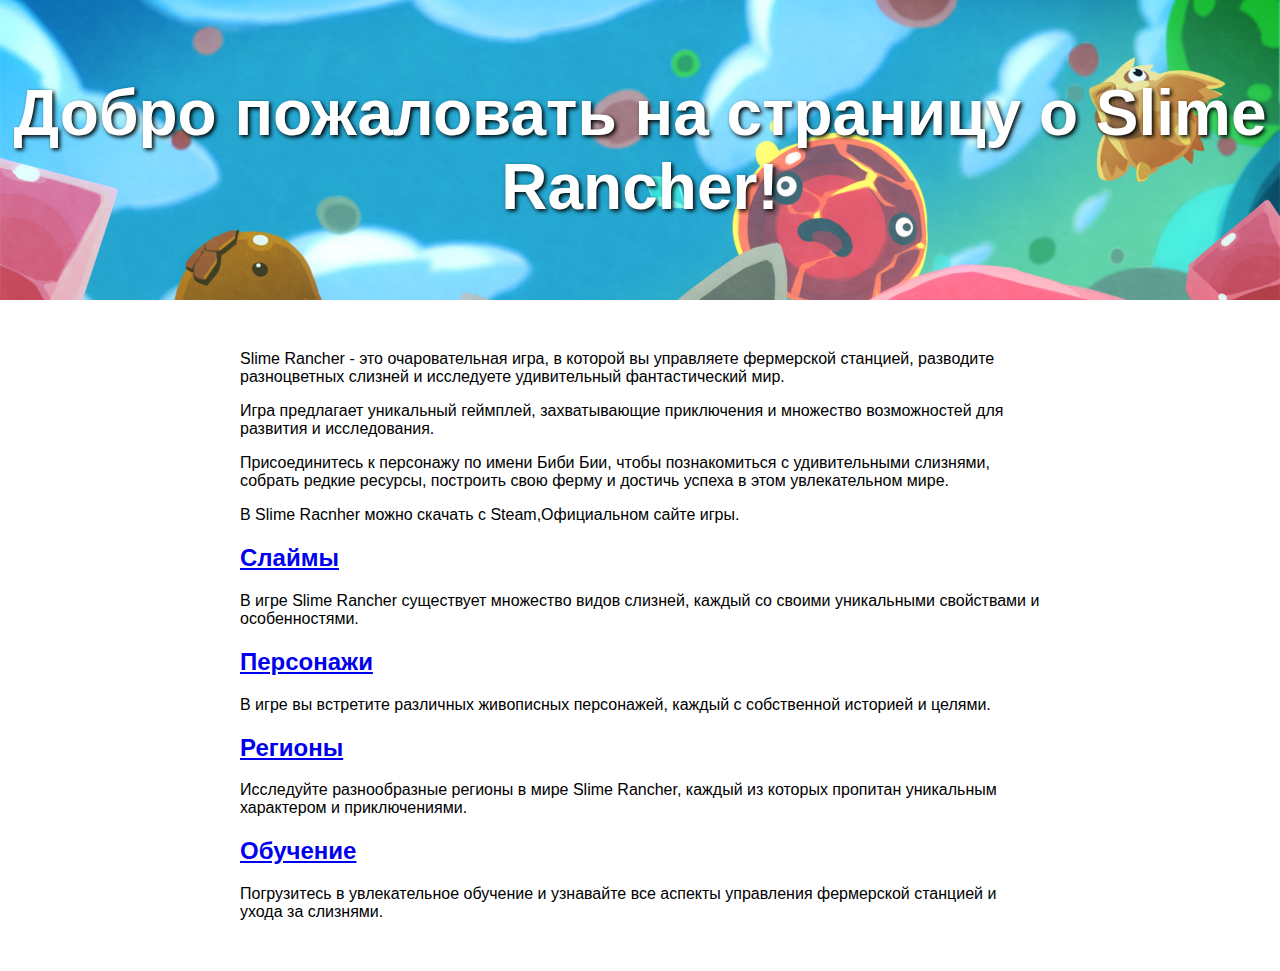
<file: index.html>
<!DOCTYPE html>
<html lang="en">
<head>
    <meta charset="UTF-8">
    <meta name="viewport" content="width=device-width, initial-scale=1.0">
    <title>Информация о Slime Rancher</title>
    <link rel="stylesheet" href="style.css">
    <link rel="icon" href="favicon.ico" type="image/x-icon">
</head>
<body>
    <title>
        <nav>
            <ul>
                <li><a href="#home">1. Начало</a></li>
                <li><a href="#main-info">2. Основная информация</a></li>
            </ul>
        </nav>
    </title>
    <header>
        <h1>Добро пожаловать на страницу о Slime Rancher!</h1>
    </header>
    <div class="container" id="home">
        <p>Slime Rancher - это очаровательная игра, в которой вы управляете фермерской станцией, разводите разноцветных слизней и исследуете удивительный фантастический мир.</p>
        <p>Игра предлагает уникальный геймплей, захватывающие приключения и множество возможностей для развития и исследования.</p>
        <p>Присоединитесь к персонажу по имени Биби Бии, чтобы познакомиться с удивительными слизнями, собрать редкие ресурсы, построить свою ферму и достичь успеха в этом увлекательном мире.</p>
        <p> В Slime Racnher можно скачать с Steam,Официальном сайте игры.</p>
        <h2><a href="slime.html">Слаймы</a></h2>
        <p>В игре Slime Rancher существует множество видов слизней, каждый со своими уникальными свойствами и особенностями.</p>
        <h2><a id="personsLink" href="persones.html"> Персонажи </a></h2>
        <p>В игре вы встретите различных живописных персонажей, каждый с собственной историей и целями.</p>
        <h2><a href="regions.html" >Регионы</a></h2>
        <p>Исследуйте разнообразные регионы в мире Slime Rancher, каждый из которых пропитан уникальным характером и приключениями.</p>
        <h2><a href="tutorial.html">Обучение</a></h2>
        <p>Погрузитесь в увлекательное обучение и узнавайте все аспекты управления фермерской станцией и ухода за слизнями.</p>
    </div>
    <script>
    window.addEventListener('load', function() {
        var slimeLink = document.querySelector('a[href="slime.html"]');
        
        var slimeInfoContainer = document.createElement('div');
        slimeInfoContainer.id = 'slimeInfoContainer';
        slimeInfoContainer.style.display = 'none'; // Изначально скрываем контейнер
        
        var slimeInfo = document.createElement('div');
        slimeInfo.id = 'slimeInfo';
        
        var description = document.createElement('p');
        description.textContent = 'Slime Rancher предлагает разнообразных слизней с уникальными свойствами и способностями.';
        slimeInfo.appendChild(description);
        
        var image = document.createElement('img');
        image.src = 'Allslime.jpg'; // Замените "slime_image.jpg" на путь к вашей картинке
        image.width = 200;
        slimeInfo.appendChild(image);
        
        slimeInfoContainer.appendChild(slimeInfo);
        document.body.appendChild(slimeInfoContainer);
        
        // Добавляем обработчики событий на наведение и покидание ссылки
        slimeLink.addEventListener('mouseover', function() {
    slimeInfoContainer.style.display = 'block';
    slimeInfoContainer.style.position = 'absolute';
    slimeInfoContainer.style.width = '200px'; // Задаем ширину квадрата
    slimeInfoContainer.style.height = '200px'; // Задаем высоту квадрата
    slimeInfoContainer.style.backgroundColor = 'lightgray'; // Цвет фона
    slimeInfoContainer.style.border = '1px solid darkgray'; // Границы
    slimeInfoContainer.style.padding = '10px'; // Внутренний отступ
    slimeInfoContainer.style.left = (slimeLink.offsetLeft + 20) + 'px'; // Позиция
    slimeInfoContainer.style.top = (slimeLink.offsetTop + 20) + 'px'; // Позиция
});
        
        slimeLink.addEventListener('mouseout', function() {
            slimeInfoContainer.style.display = 'none';
        });
    });
    var personsLink = document.getElementById('personsLink');

// Создать элемент для всплывающего поля
var personsInfoContainer = document.createElement('div');
personsInfoContainer.innerHTML = "Краткая информация о персонажах игры Slime Rancher";
personsInfoContainer.style.position = 'absolute';
personsInfoContainer.style.width = '200px'; // Задаем ширину прямоугольника
personsInfoContainer.style.height = '100px'; // Задаем высоту прямоугольника
personsInfoContainer.style.backgroundColor = 'lightgray'; // Цвет фона
personsInfoContainer.style.border = '1px solid darkgray'; // Границы
personsInfoContainer.style.padding = '10px'; // Внутренний отступ
personsInfoContainer.style.display = 'none'; // Начально скрыто

// Добавить всплывающее поле к телу документа
document.body.appendChild(personsInfoContainer);

// Добавить обработчик события для отображения всплывающего поля при наведении курсора
personsLink.addEventListener('mouseover', function() {
    personsInfoContainer.style.display = 'block';
    personsInfoContainer.style.left = (personsLink.offsetLeft + 20) + 'px'; // Позиция
    personsInfoContainer.style.top = (personsLink.offsetTop + 20) + 'px'; // Позиция
});

// Добавить обработчик события для скрытия всплывающего поля при уходе курсора
personsLink.addEventListener('mouseout', function() {
    personsInfoContainer.style.display = 'none';
});
window.addEventListener('load', function() {
    var regionsLink = document.querySelector('a[href="regions.html"]');
    
    var regionsInfoContainer = document.createElement('div');
    regionsInfoContainer.innerHTML = "Начальный регион для начала прохождения - Мшистый покров";
    regionsInfoContainer.style.position = 'absolute';
    regionsInfoContainer.style.width = '300px'; // задаем ширину окна
    regionsInfoContainer.style.backgroundColor = 'lightgray'; // цвет фона
    regionsInfoContainer.style.border = '1px solid darkgray'; // границы
    regionsInfoContainer.style.padding = '10px'; // внутренний отступ
    regionsInfoContainer.style.display = 'none'; // изначально скрыто

    // добавляем всплывающее окно к телу документа
    document.body.appendChild(regionsInfoContainer);

    // добавляем обработчики событий для отображения всплывающего окна при наведении курсора
    regionsLink.addEventListener('mouseover', function() {
        regionsInfoContainer.style.display = 'block';
        regionsInfoContainer.style.left = (regionsLink.offsetLeft + 20) + 'px'; // позиция
        regionsInfoContainer.style.top = (regionsLink.offsetTop + 20) + 'px'; // позиция
    });

    // добавляем обработчики событий для скрытия всплывающего окна при уходе курсора
    regionsLink.addEventListener('mouseout', function() {
        regionsInfoContainer.style.display = 'none';
    });
});
    </script>

</html>
</file>
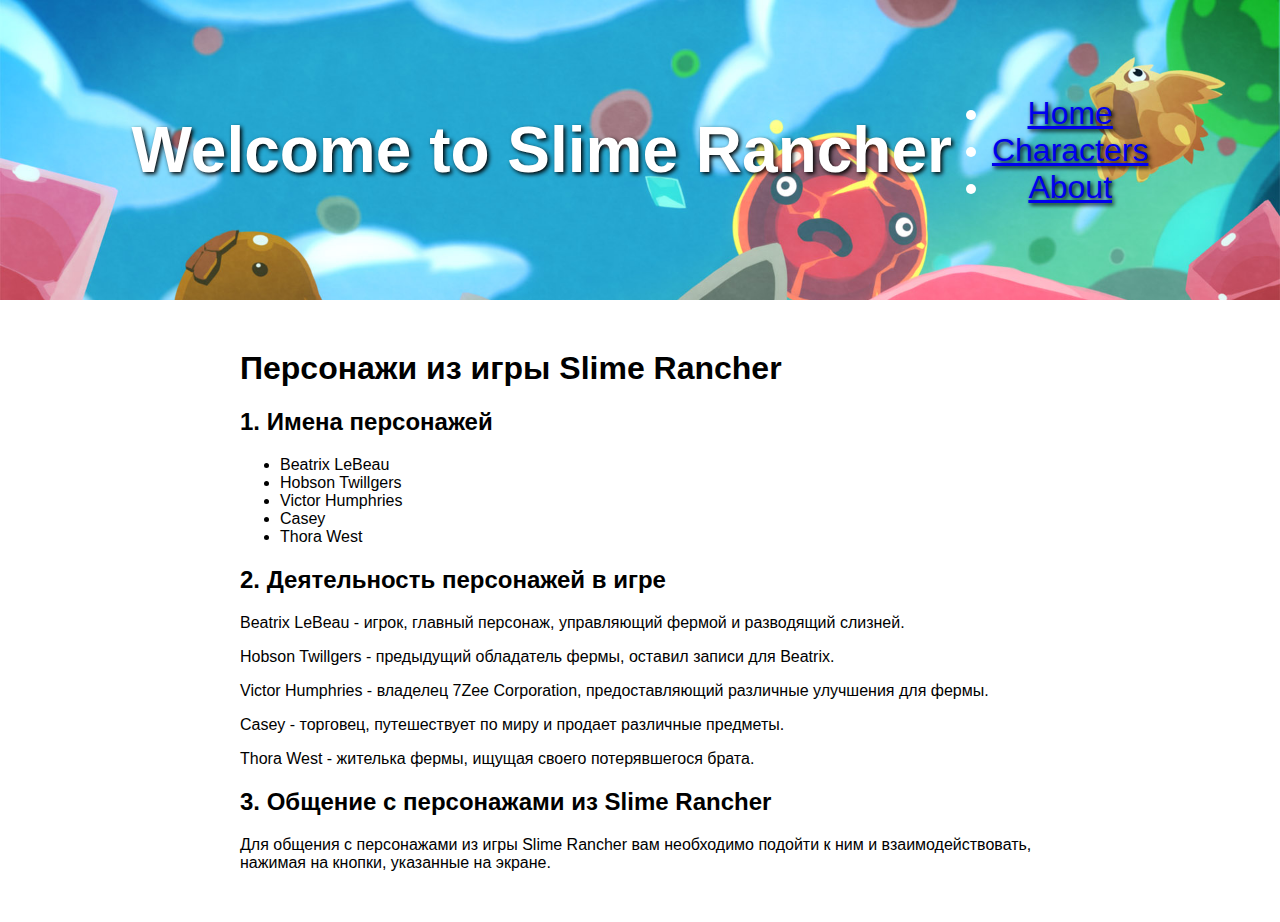
<file: persones.html>
<!DOCTYPE html>
<html lang="en">
<head>
    <meta charset="UTF-8">
    <meta name="viewport" content="width=device-width, initial-scale=1.0">
    <title>Персонажи из Slime Rancher</title>
    <link rel="stylesheet" href="style.css">
    <link rel="icon" href="favicon.ico" type="image/x-icon">
</head>
<body>
    <header>
        <h1>Welcome to Slime Rancher</h1>
        <nav>
            <ul>
                <li><a href="index.html">Home</a></li>
                <li><a href="Persones.html">Characters</a></li>
                <li><a href="about.html">About</a></li>
            </ul>
        </nav>
    </header>

    <div class="container">
        <h1>Персонажи из игры Slime Rancher</h1>
        <h2>1. Имена персонажей</h2>
        <ul>
            <li>Beatrix LeBeau</li>
            <li>Hobson Twillgers</li>
            <li>Victor Humphries</li>
            <li>Casey</li>
            <li>Thora West</li>
        </ul>
        <h2>2. Деятельность персонажей в игре</h2>
        <p>Beatrix LeBeau - игрок, главный персонаж, управляющий фермой и разводящий слизней.</p>
        <p>Hobson Twillgers - предыдущий обладатель фермы, оставил записи для Beatrix.</p>
        <p>Victor Humphries - владелец 7Zee Corporation, предоставляющий различные улучшения для фермы.</p>
        <p>Casey - торговец, путешествует по миру и продает различные предметы.</p>
        <p>Thora West - жителька фермы, ищущая своего потерявшегося брата.</p>
        <h2>3. Общение с персонажами из Slime Rancher</h2>
        <p>Для общения с персонажами из игры Slime Rancher вам необходимо подойти к ним и взаимодействовать, нажимая на кнопки, указанные на экране.</p>
    </div>
</body>
</html>
</file>
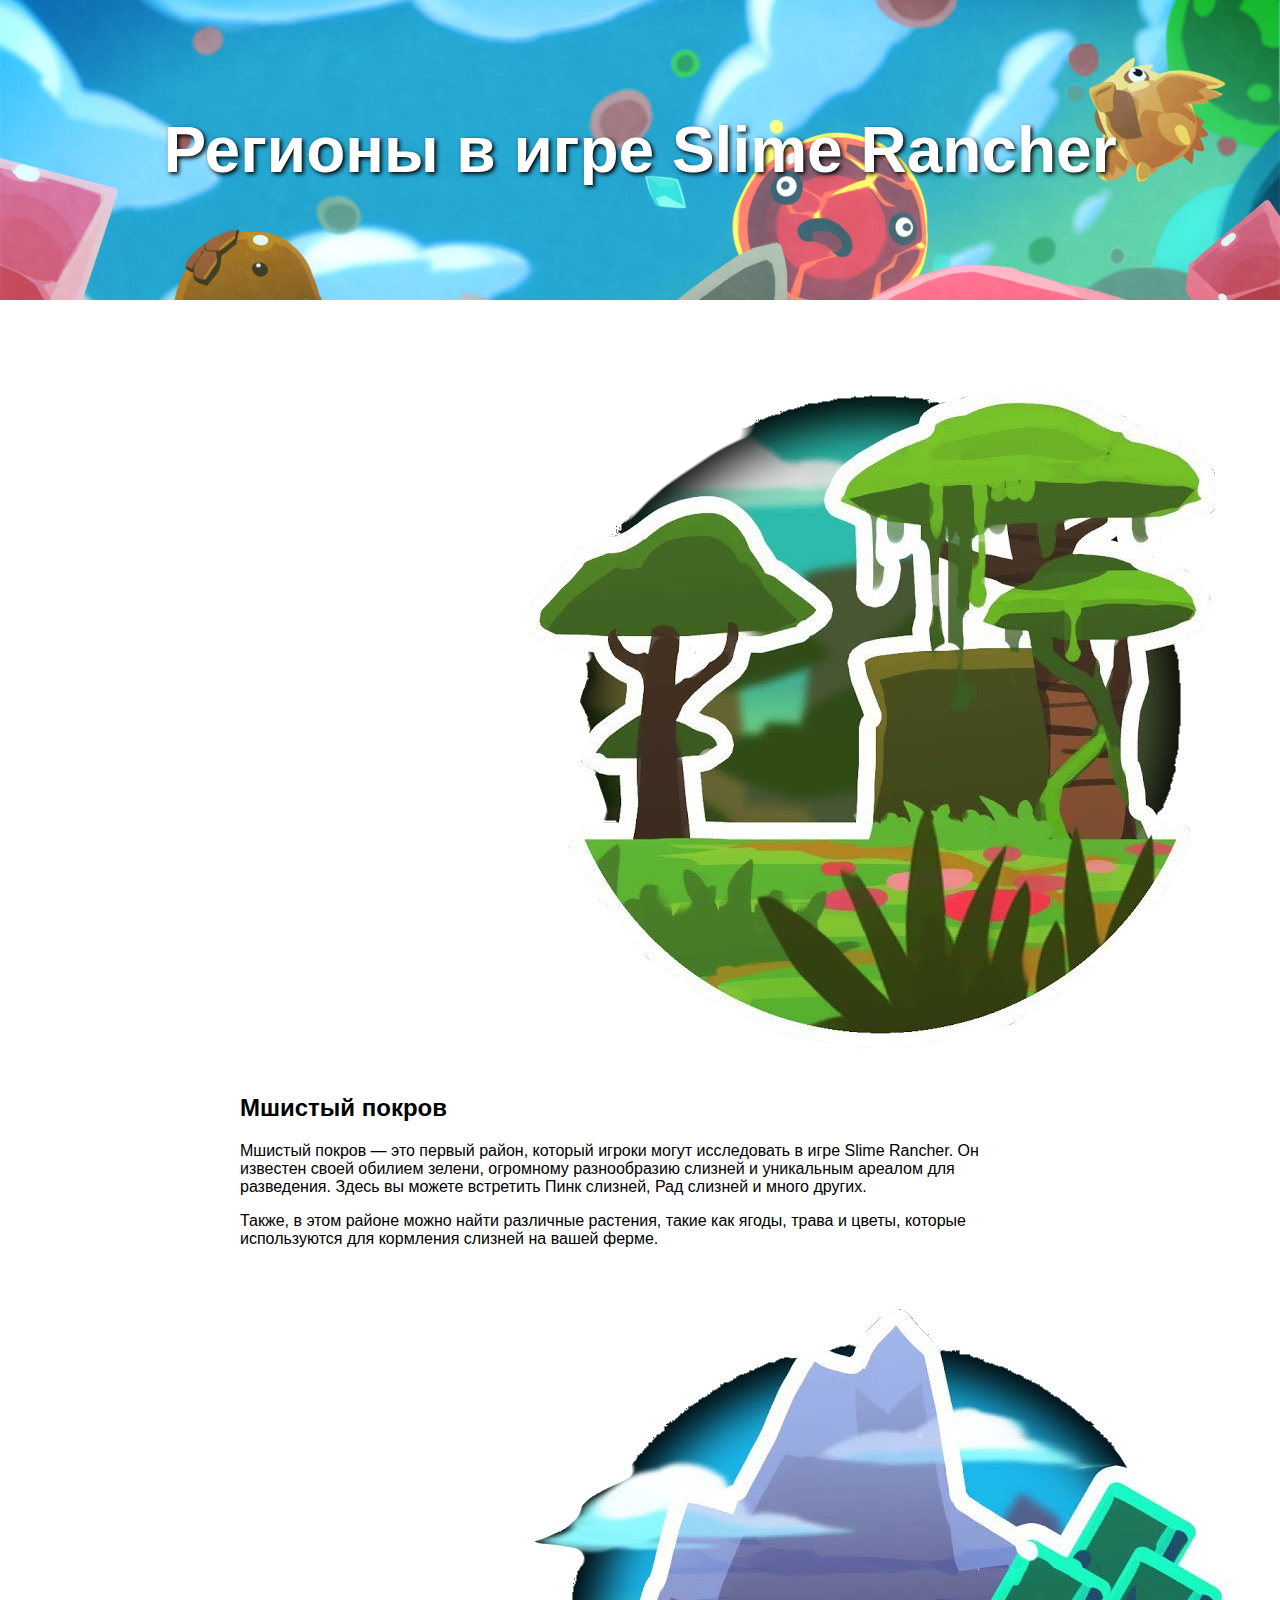
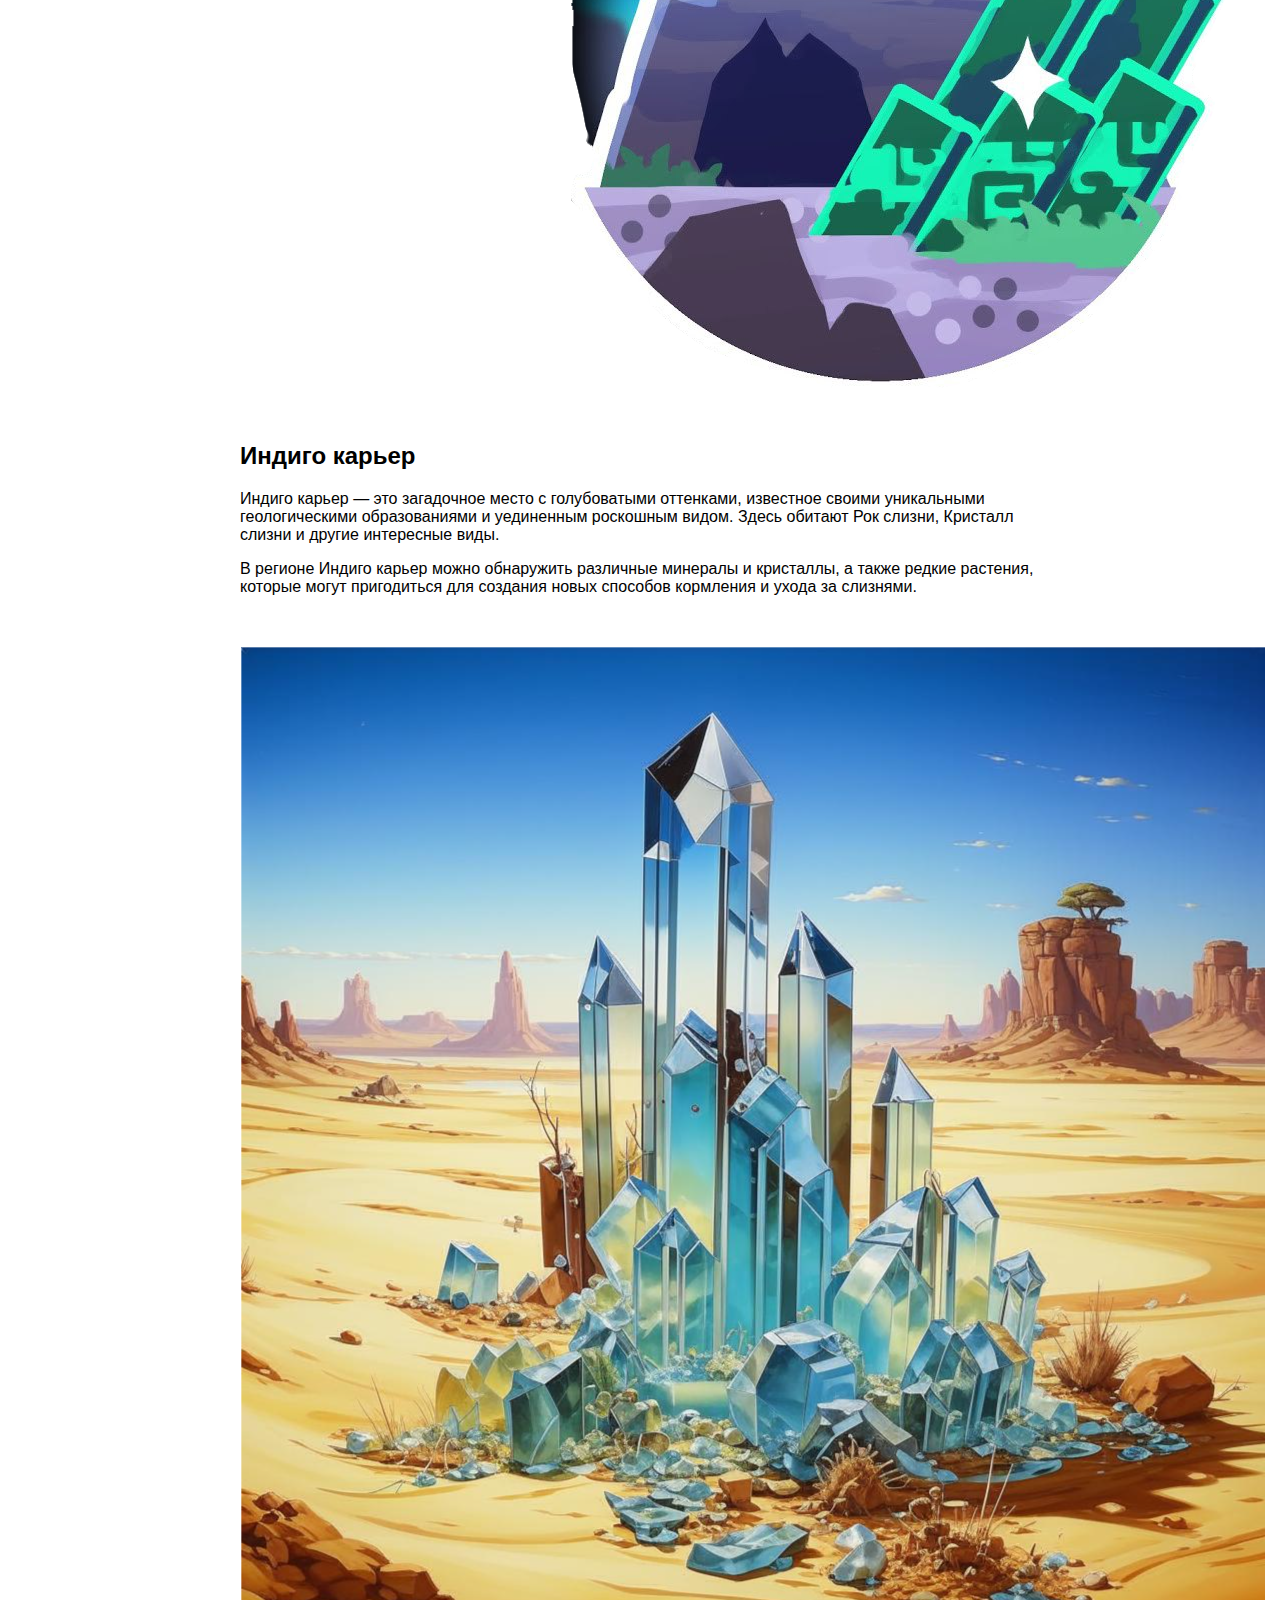
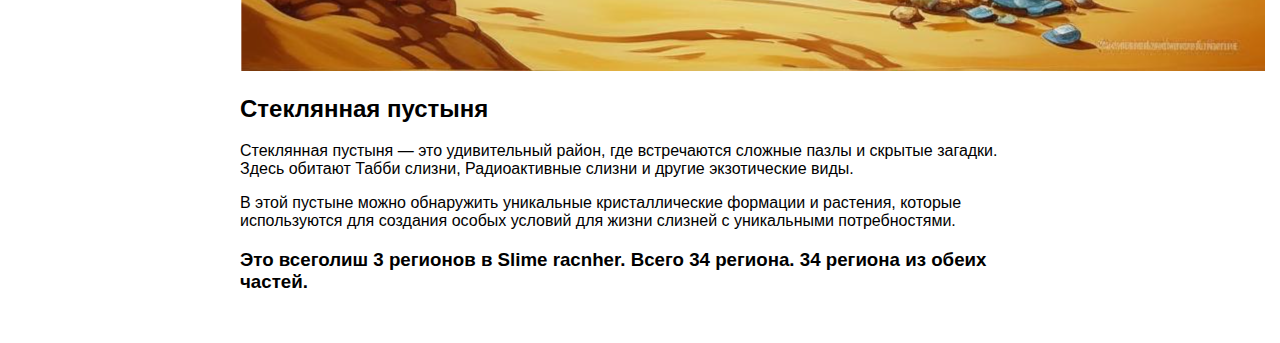
<file: regions.html>
<!DOCTYPE html>
<html lang="en">
<head>
    <meta charset="UTF-8">
    <meta name="viewport" content="width=device-width, initial-scale=1.0">
    <title>Регионы в игре Slime Rancher</title>
    <link rel="stylesheet" href="style.css">
    <link rel="icon" href="favicon.ico" type="image/x-icon">
</head>
<body>
    <header>
        <h1>Регионы в игре Slime Rancher</h1>
    </header>
    <div class="container" id="mossBlanket">
        <img src="maxresdefault.png">
        <h2>Мшистый покров</h2>
        <p>Мшистый покров — это первый район, который игроки могут исследовать в игре Slime Rancher. Он известен своей обилием зелени, огромному разнообразию слизней и уникальным ареалом для разведения. Здесь вы можете встретить Пинк слизней, Рад слизней и много других.</p>
        <p>Также, в этом районе можно найти различные растения, такие как ягоды, трава и цветы, которые используются для кормления слизней на вашей ферме.</p>
    </div>

    <div class="container" id="indigoQuarry">
        <img src="maxresdefault2.png">
        <h2>Индиго карьер</h2>
        <p>Индиго карьер — это загадочное место с голубоватыми оттенками, известное своими уникальными геологическими образованиями и уединенным роскошным видом. Здесь обитают Рок слизни, Кристалл слизни и другие интересные виды.</p>
        <p>В регионе Индиго карьер можно обнаружить различные минералы и кристаллы, а также редкие растения, которые могут пригодиться для создания новых способов кормления и ухода за слизнями.</p>
    </div>
    <div class="container" id="glassDesert">
        <img src="maxresdefault3.png">
        <h2>Стеклянная пустыня</h2>
        <p>Стеклянная пустыня — это удивительный район, где встречаются сложные пазлы и скрытые загадки. Здесь обитают Табби слизни, Радиоактивные слизни и другие экзотические виды.</p>
        <p>В этой пустыне можно обнаружить уникальные кристаллические формации и растения, которые используются для создания особых условий для жизни слизней с уникальными потребностями.</p>



        <h3>Это всеголиш 3 регионов в Slime racnher. Всего 34 региона. 34 региона из обеих частей. </h3>
    </div>
    <script>
        window.addEventListener('load', function() {
    var header = document.querySelector('header');
    var slimeImage = document.createElement('img');
    slimeImage.src = 'slime3.jpg';
    slimeImage.style.display = 'none';
    slimeImage.style.position = 'absolute';
    slimeImage.style.top = '50px';
    slimeImage.style.left = '50%';
    slimeImage.style.transform = 'translateX(-50%)';
    
    var caption = document.createElement('p');
    caption.innerHTML = 'Поймал Кота :D';
    caption.style.display = 'none';
    caption.style.position = 'absolute';
    caption.style.top = '180px';
    caption.style.left = '50%';
    caption.style.transform = 'translateX(-50%)';
    caption.style.fontSize = '24px';

    header.addEventListener('click', function() {
        if (slimeImage.style.display === 'none') {
            slimeImage.style.display = 'block';
            caption.style.display = 'block';
            header.appendChild(slimeImage);
            header.appendChild(caption);
        } else {
            slimeImage.style.display = 'none';
            caption.style.display = 'none';
        }
    });
});
    </script>
</body>
</html>
</file>
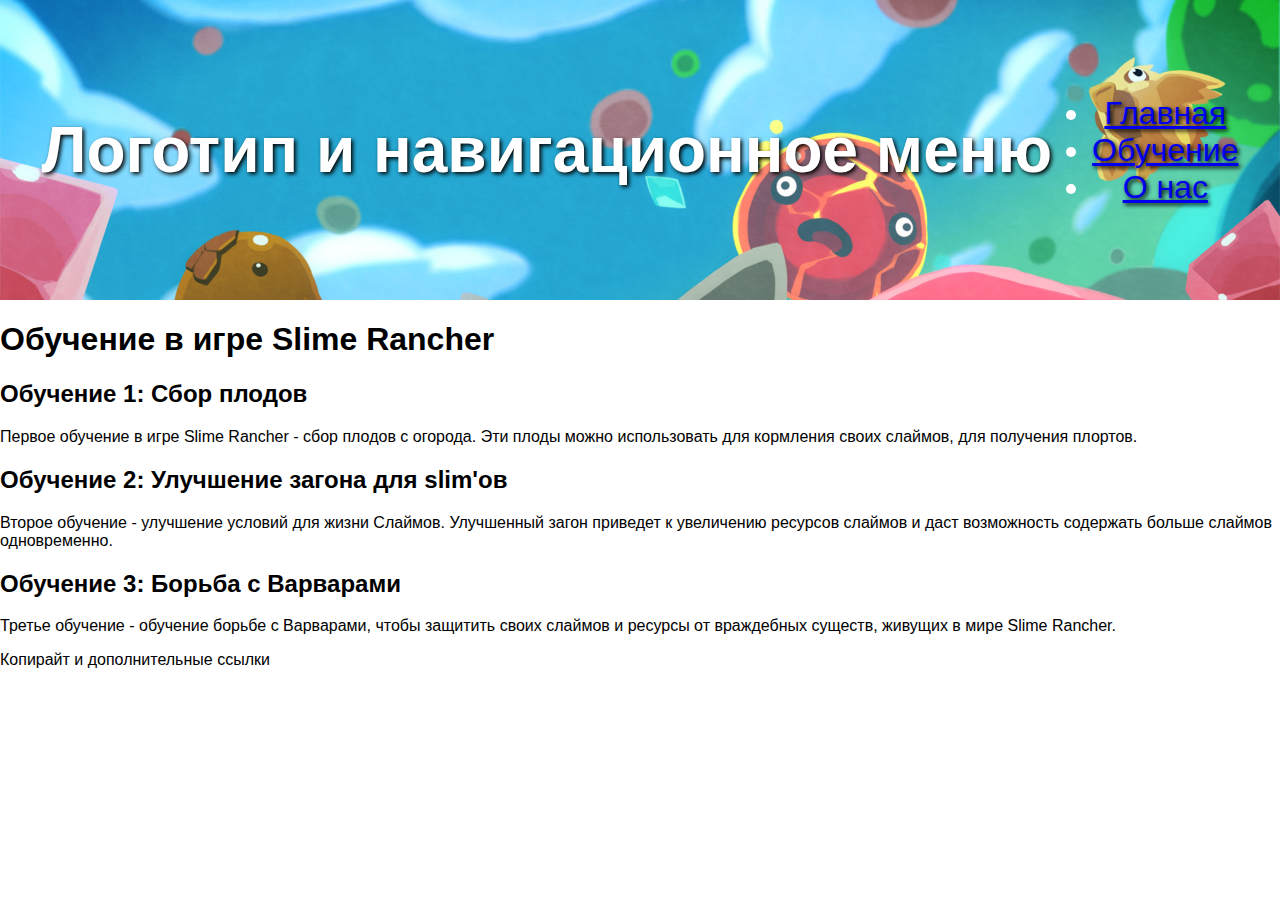
<file: tutorial.html>
<!DOCTYPE html>
<html lang="en">
<head>
    <meta charset="UTF-8">
    <meta name="viewport" content="width=device-width, initial-scale=1.0">
    <title>Информация о Slime Rancher</title>
    <link rel="stylesheet" href="style.css"> <!-- Подключение основного файла стилей -->
</head>
<body>
    <header>
        <h1>Логотип и навигационное меню</h1>
        <nav>
            <ul>
                <li><a href="index.html">Главная</a></li>
                <li><a href="tutorial.html">Обучение</a></li>
                <li><a href="about.html">О нас</a></li>
            </ul>
        </nav>
    </header>

    <main>
        <h1>Обучение в игре Slime Rancher</h1>

        <h2>Обучение 1: Сбор плодов</h2>
        <p>Первое обучение в игре Slime Rancher - сбор плодов с огорода. Эти плоды можно использовать для кормления своих слаймов, для получения плортов.</p>

        <h2>Обучение 2: Улучшение загона для slim'ов</h2>
        <p>Второе обучение - улучшение условий для жизни Слаймов. Улучшенный загон приведет к увеличению ресурсов слаймов и даст возможность содержать больше слаймов одновременно.</p>

        <h2>Обучение 3: Борьба с Варварами</h2>
        <p>Третье обучение - обучение борьбе с Варварами, чтобы защитить своих слаймов и ресурсы от враждебных существ, живущих в мире Slime Rancher.</p>
    </main>

    <footer>
        <p>Копирайт и дополнительные ссылки</p>
    </footer>
</body>
</html>
</file>
<file: style.css>
/* Основной стиль для HTML */
body {
    font-family: Arial, sans-serif;
    margin: 0;
    padding: 0;
}

.container {
    margin: 50px auto;
    max-width: 800px;
}

/* Стиль для header */
header {
    background-image: url('Slimeracnher.jpg');
    background-size: cover;
    height: 300px; /* Высота header'а */
    text-align: center;
    color: white; /* Цвет текста */
    display: flex;
    justify-content: center;
    align-items: center;
    font-size: 2em; /* Размер шрифта */
    text-shadow: 2px 2px 4px #000000; /* Тень текста */
}

#slimeInfoContainer {
    position: absolute;
    background-color: white; /* Цвет фона */
    padding: 10px;
    border: 1px solid #ccc; /* Границы */
    box-shadow: 2px 2px 5px #888; /* Тень */
    z-index: 100; /* Убедитесь, что контейнер находится выше других элементов */
}

#slimeInfo {
    color: #555; /* Цвет текста */
}
</file>
